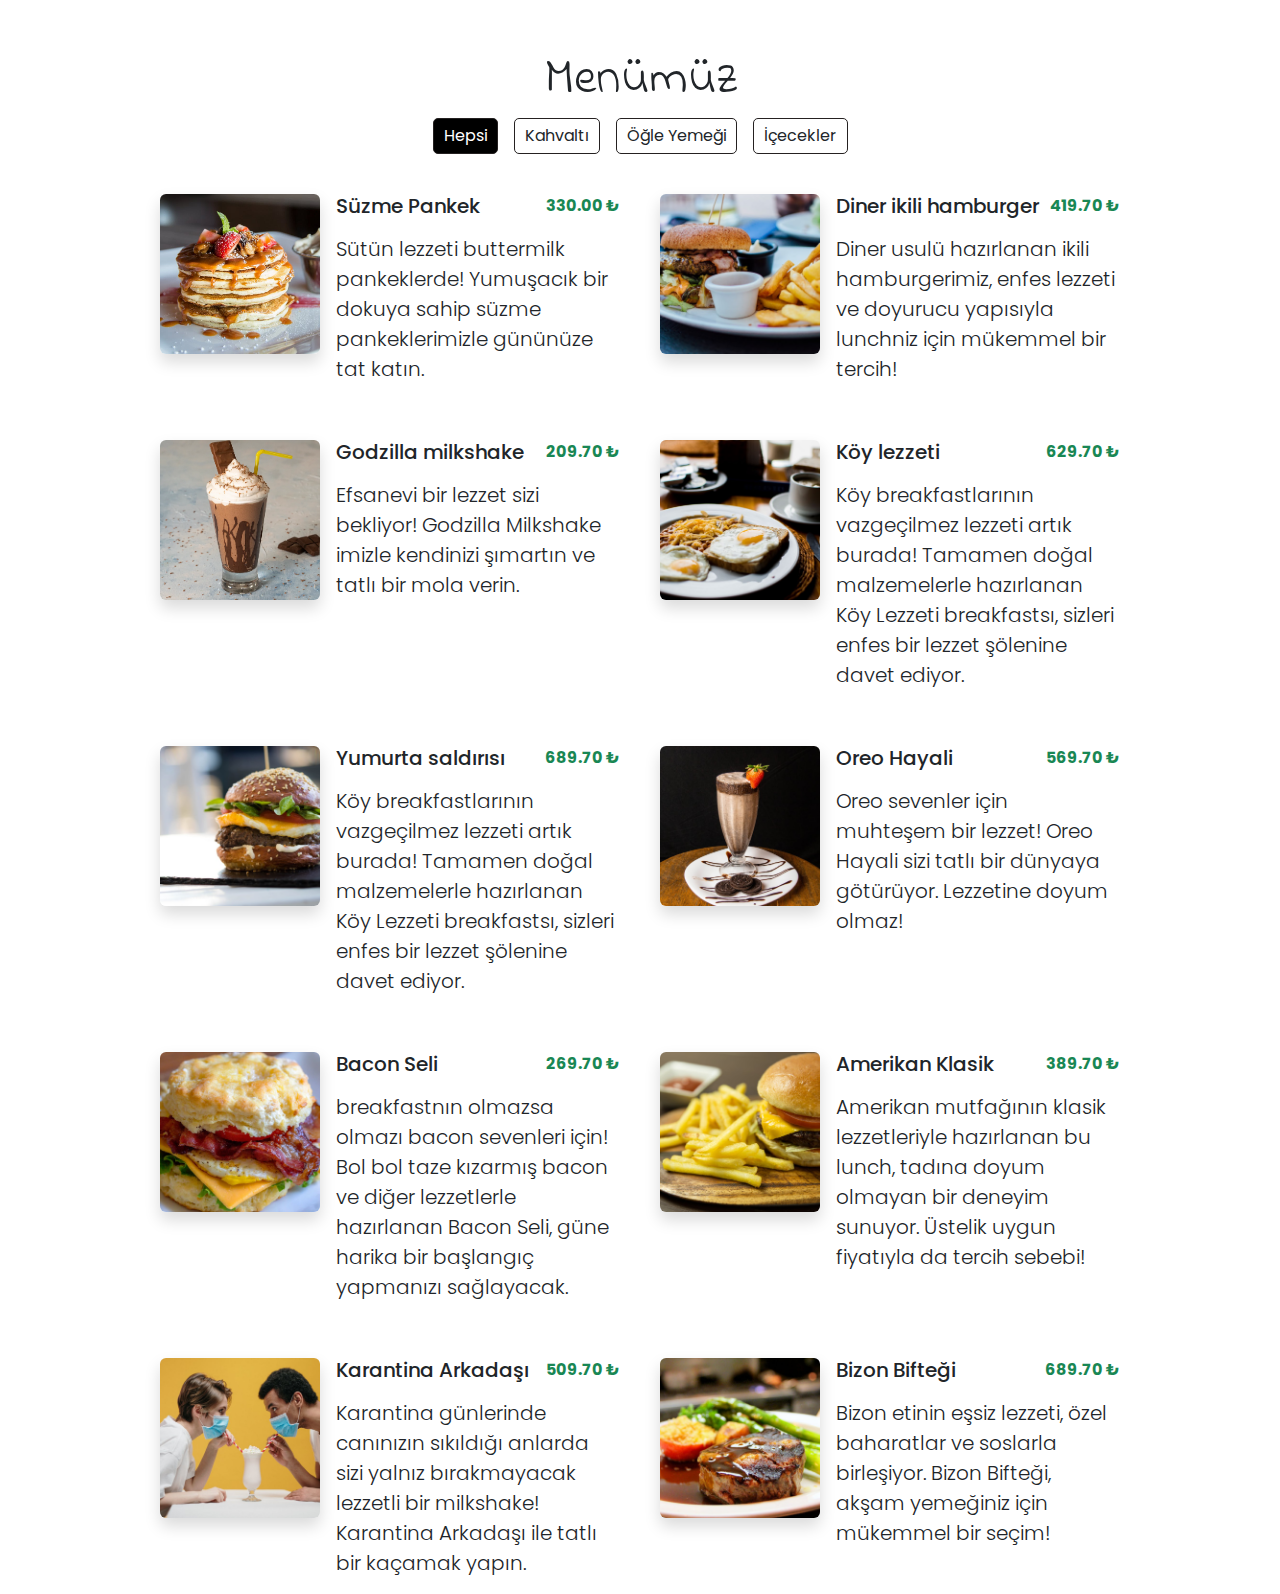
<file: index.html>
<!DOCTYPE html>
<html lang="en">
<head>
    <meta charset="UTF-8">
    <meta name="viewport" content="width=device-width, initial-scale=1.0">
    <title>Qr Menu Ana Sayfa</title>
    <!-- Bs Css Link -->
    <link href="https://cdn.jsdelivr.net/npm/bootstrap@5.3.3/dist/css/bootstrap.min.css" rel="stylesheet" integrity="sha384-QWTKZyjpPEjISv5WaRU9OFeRpok6YctnYmDr5pNlyT2bRjXh0JMhjY6hW+ALEwIH" crossorigin="anonymous">
    <!-- Css Link -->
     <link rel="stylesheet" href="./style/style.css">
</head>
<body>
    <!-- * HEADİNG -->
     <h1 class="heading" >Menümüz</h1>
     <!-- * CATEGORİLER -->
      <div id="buttons" class="d-flex justify-content-center gap-3">
        <div>
            <label for="all" >Hepsi</label>
            <input type="radio" id="all" name="cat" checked>
        </div>
        <div>
            <label for="breakfast">Kahvaltı</label>
            <input type="radio" id="breakfast" name="cat">
        </div>
        <div>
            <label for="lunch">Öğle Yemeği</label>
            <input type="radio"id="lunch" name="cat">
        </div>
        <div>
            <label for="shakes" >İçecekler</label>
            <input type="radio" id="shakes" name="cat">
        </div>
      </div>

 
      <!-- * MENU -->
       <div id="menu-list">
        <!-- * MENU List Item  -->
       <!-- <div class="d-flex flex-column flex-md-row text-dark gap-3" id="card">
        <img  class="rounded img-fluid shadow" src="https://picsum.photos/200" alt="image">
       
       <div>
        <div class="d-flex justify-content-between">
            <h5>Süzme Pankek</h5>
            <p class="text-success fw-bold">330.00.₺</p>
        </div>
        <p class="lead">Sütün lezzeti buttermilk pankeklerde! Yumuşacık bir dokuya sahip süzme pankeklerimizle gününüze att katın.</p>
       </div>
       </div> -->
       <!-- * MENU List Item  -->
       <!-- <div class="d-flex flex-column flex-md-row text-dark gap-3" id="card">
        <img  class="rounded img-fluid shadow" src="https://picsum.photos/201" alt="image">
       
       <div>
        <div class="d-flex justify-content-between">
            <h5>Süzme Pankek</h5>
            <p class="text-success fw-bold">330.00.₺</p>
        </div>
        <p class="lead">Sütün lezzeti buttermilk pankeklerde! Yumuşacık bir dokuya sahip süzme pankeklerimizle gününüze att katın.</p>
       </div>
       </div> -->
       <!-- * MENU List Item  -->
       <!-- <div class="d-flex flex-column flex-md-row text-dark gap-3" id="card">
        <img  class="rounded img-fluid shadow" src="https://picsum.photos/202" alt="image">
       
       <div>
        <div class="d-flex justify-content-between">
            <h5>Süzme Pankek</h5>
            <p class="text-success fw-bold">330.00.₺</p>
        </div>
        <p class="lead">Sütün lezzeti buttermilk pankeklerde! Yumuşacık bir dokuya sahip süzme pankeklerimizle gününüze att katın.</p>
       </div>
       </div> -->
       <!-- * MENU List Item  -->
       <!-- <div class="d-flex flex-column flex-md-row text-dark gap-3" id="card">
        <img  class="rounded img-fluid shadow" src="https://picsum.photos/203" alt="image">
       
       <div>
        <div class="d-flex justify-content-between">
            <h5>Süzme Pankek</h5>
            <p class="text-success fw-bold">330.00.₺</p>
        </div>
        <p class="lead">Sütün lezzeti buttermilk pankeklerde! Yumuşacık bir dokuya sahip süzme pankeklerimizle gününüze att katın.</p>
       </div>
       </div> -->
       <!-- * MENU List Item  -->
       <!-- <div class="d-flex flex-column flex-md-row text-dark gap-3" id="card">
        <img  class="rounded img-fluid shadow" src="https://picsum.photos/204" alt="image">
       
       <div>
        <div class="d-flex justify-content-between">
            <h5>Süzme Pankek</h5>
            <p class="text-success fw-bold">330.00.₺</p>
        </div>
        <p class="lead">Sütün lezzeti buttermilk pankeklerde! Yumuşacık bir dokuya sahip süzme pankeklerimizle gününüze att katın.</p>
       </div>
       </div> -->
       <!-- * MENU List Item  -->
       <!-- <div class="d-flex flex-column flex-md-row text-dark gap-3" id="card">
        <img  class="rounded img-fluid shadow" src="https://picsum.photos/205" alt="image">
       
       <div>
        <div class="d-flex justify-content-between">
            <h5>Süzme Pankek</h5>
            <p class="text-success fw-bold">330.00.₺</p>
        </div>
        <p class="lead">Sütün lezzeti buttermilk pankeklerde! Yumuşacık bir dokuya sahip süzme pankeklerimizle gününüze att katın.</p>
       </div>
       </div> -->
       <!-- * MENU List Item  -->
       <!-- <div class="d-flex flex-column flex-md-row text-dark gap-3" id="card">
        <img  class="rounded img-fluid shadow" src="https://picsum.photos/206" alt="image">
       
       <div>
        <div class="d-flex justify-content-between">
            <h5>Süzme Pankek</h5>
            <p class="text-success fw-bold">330.00.₺</p>
        </div>
        <p class="lead">Sütün lezzeti buttermilk pankeklerde! Yumuşacık bir dokuya sahip süzme pankeklerimizle gününüze att katın.</p>
       </div>
       </div> -->
       <!-- * JS BAĞLANTI -->
        <script src="./js/main.js" type="module"></script>
</body>
</html>
</file>
<file: style/style.css>
/* Google Fonts */
@import url('https://fonts.googleapis.com/css2?family=Indie+Flower&family=Poppins:ital,wght@0,100;0,200;0,300;0,400;0,500;0,600;0,700;0,800;0,900;1,100;1,200;1,300;1,400;1,500;1,600;1,700;1,800;1,900&display=swap');
/* font-family: "Indie Flower", serif; */
/*  font-family: "Poppins", serif; */
body{
    font-family: "Poppins", serif;
}
.heading{
    font-family: "Indie Flower", serif;
    text-align: center;
    margin-top: 50px;
    font-size: 50px;
}
#buttons{
    label{
       padding: 5px 10px;
       border: 1px solid rgb(37,33,33);
       border-radius: 5px;
       cursor: pointer;
       transition: all .3s;
       &:hover{
        background-color: black;
        color: white;
       }
    }
    input{
        display: none;
    }
    div:has(input:checked) label{
        background-color: black;
        color: white;
    }
}
#menu-list{
    display: grid;
    grid-template-columns: repeat(auto-fit,minmax(400px,1fr));
    padding: 40px 160px 0;
    justify-content: center;
    gap: 40px;
}
#card img{
    width: 160px ;
    height: 160px;
    object-fit: cover;
}
@media (max-width:768px){
    #card{
        max-width: 400px;
    }
    #card img{
        width: 100%;
        height: 240px;
    }
}

/* From Uiverse.io by PriyanshuGupta28 */ 
.spinner {
    position: absolute;
    width: 9px;
    height: 9px;
    top:50%;
    left:50%
  }
  
  .spinner div {
    position: absolute;
    width: 50%;
    height: 150%;
    background: #000000;
    transform: rotate(calc(var(--rotation) * 1deg)) translate(0, calc(var(--translation) * 1%));
    animation: spinner-fzua35 1s calc(var(--delay) * 1s) infinite ease;
  }
  
  .spinner div:nth-child(1) {
    --delay: 0.1;
    --rotation: 36;
    --translation: 150;
  }
  
  .spinner div:nth-child(2) {
    --delay: 0.2;
    --rotation: 72;
    --translation: 150;
  }
  
  .spinner div:nth-child(3) {
    --delay: 0.3;
    --rotation: 108;
    --translation: 150;
  }
  
  .spinner div:nth-child(4) {
    --delay: 0.4;
    --rotation: 144;
    --translation: 150;
  }
  
  .spinner div:nth-child(5) {
    --delay: 0.5;
    --rotation: 180;
    --translation: 150;
  }
  
  .spinner div:nth-child(6) {
    --delay: 0.6;
    --rotation: 216;
    --translation: 150;
  }
  
  .spinner div:nth-child(7) {
    --delay: 0.7;
    --rotation: 252;
    --translation: 150;
  }
  
  .spinner div:nth-child(8) {
    --delay: 0.8;
    --rotation: 288;
    --translation: 150;
  }
  
  .spinner div:nth-child(9) {
    --delay: 0.9;
    --rotation: 324;
    --translation: 150;
  }
  
  .spinner div:nth-child(10) {
    --delay: 1;
    --rotation: 360;
    --translation: 150;
  }
  
  @keyframes spinner-fzua35 {
    0%, 10%, 20%, 30%, 50%, 60%, 70%, 80%, 90%, 100% {
      transform: rotate(calc(var(--rotation) * 1deg)) translate(0, calc(var(--translation) * 1%));
    }
  
    50% {
      transform: rotate(calc(var(--rotation) * 1deg)) translate(0, calc(var(--translation) * 1.5%));
    }
  }
</file>
